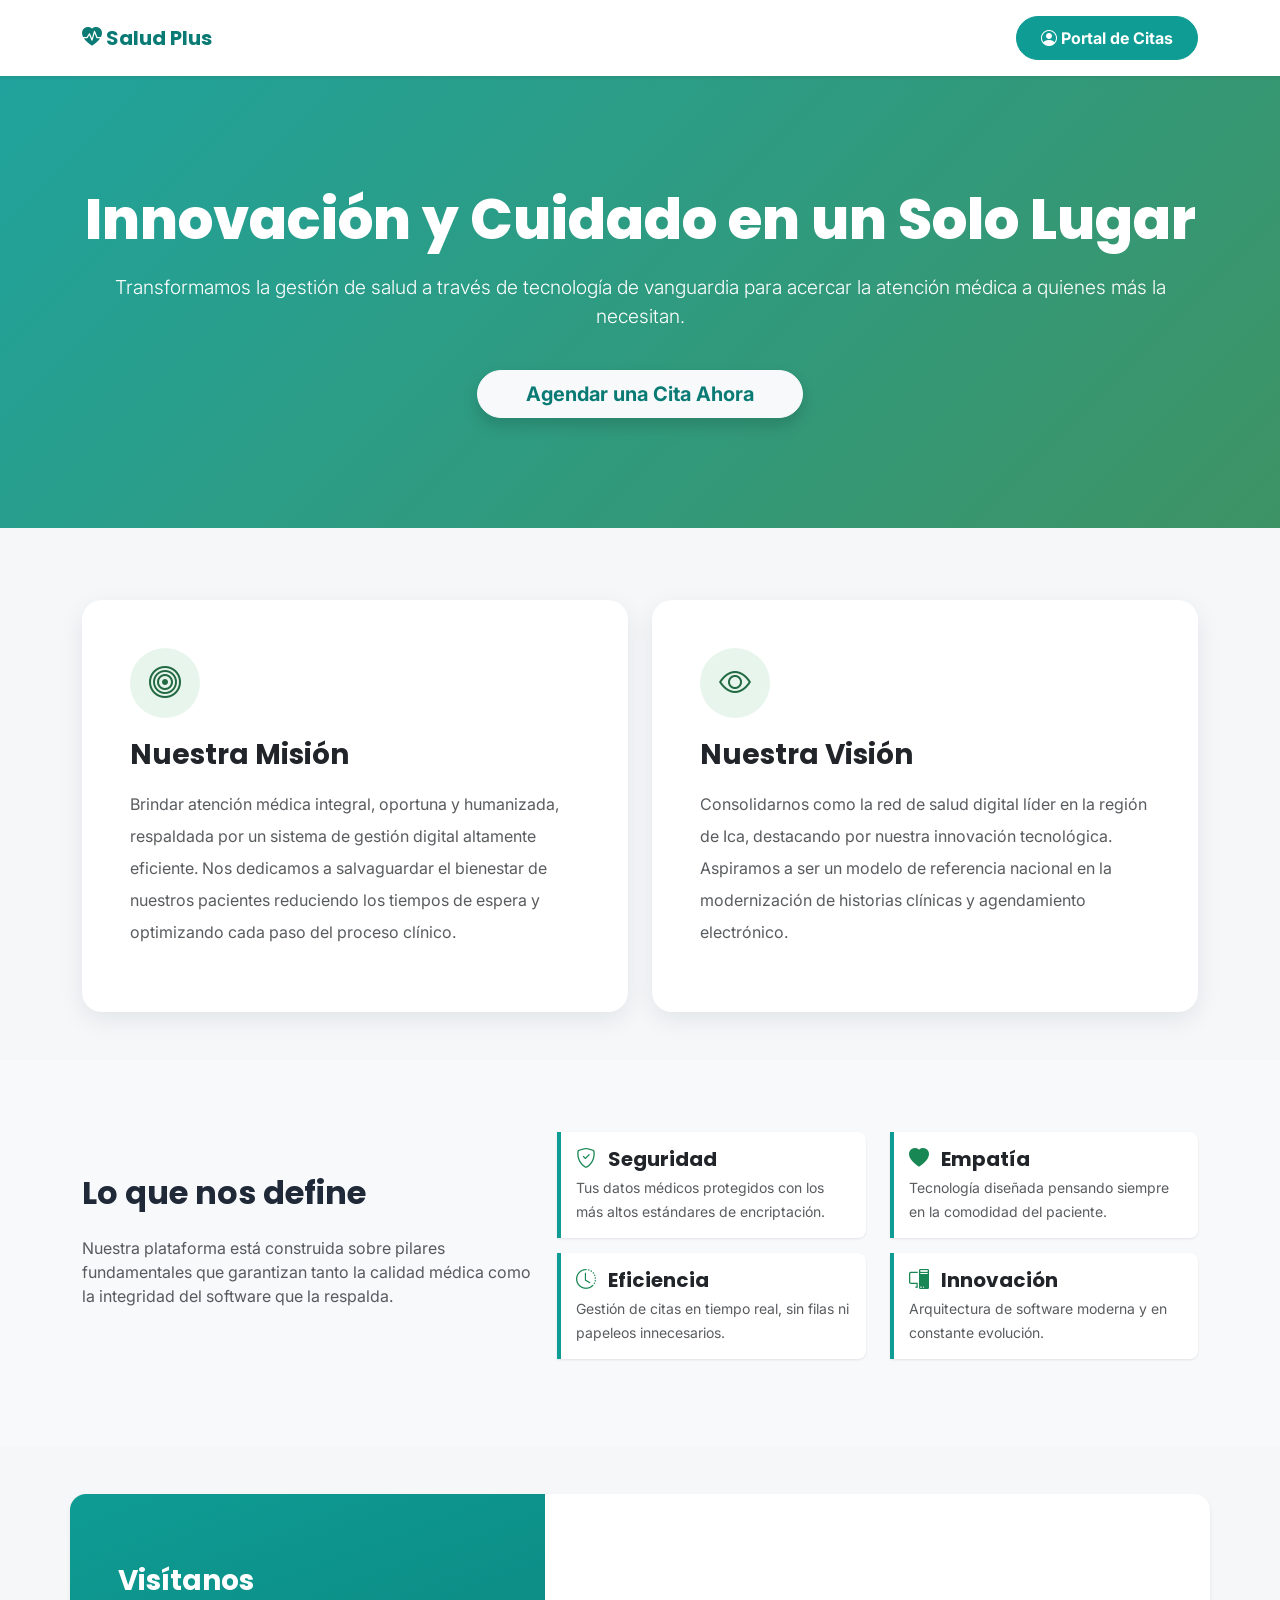
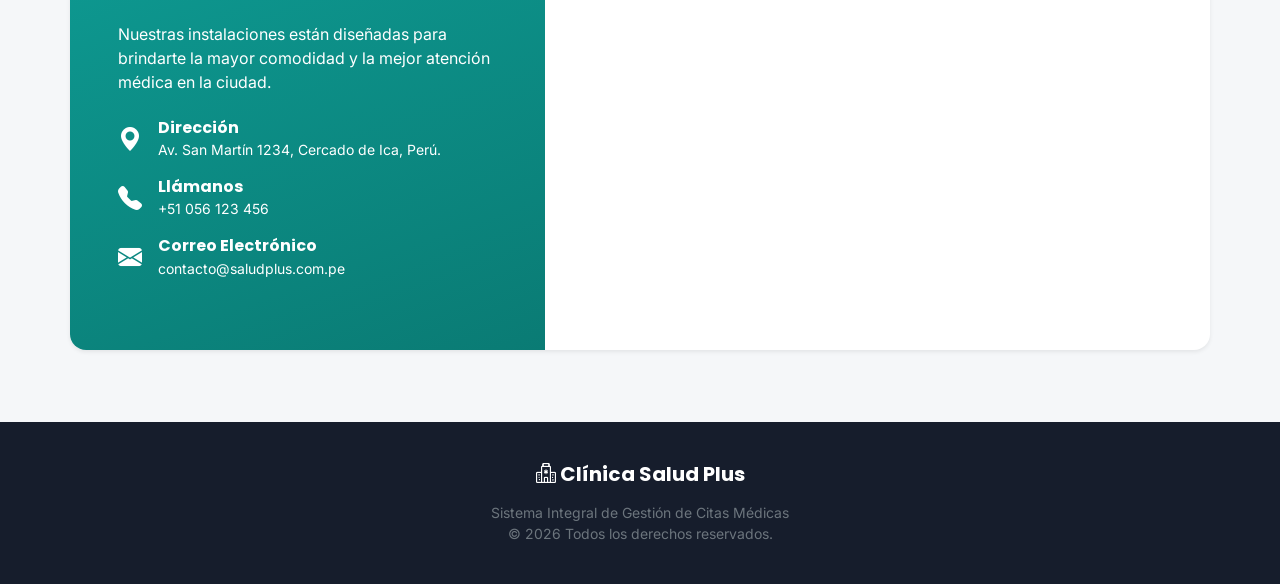
<file: presentacion.html>
<!DOCTYPE html>
<html lang="es">
<head>
    <meta charset="UTF-8">
    <meta name="viewport" content="width=device-width, initial-scale=1.0">
    <title>Salud Plus | Nuestra Clínica</title>
    <!-- Bootstrap 5 y Bootstrap Icons -->
    <link href="https://cdn.jsdelivr.net/npm/bootstrap@5.3.2/dist/css/bootstrap.min.css" rel="stylesheet">
    <link rel="stylesheet" href="https://cdn.jsdelivr.net/npm/bootstrap-icons@1.11.1/font/bootstrap-icons.css">
    <link rel="preconnect" href="https://fonts.googleapis.com">
    <link rel="preconnect" href="https://fonts.gstatic.com" crossorigin>
    <link href="https://fonts.googleapis.com/css2?family=Poppins:wght@500;600;700;800&family=Inter:wght@400;500;600&display=swap" rel="stylesheet">
    <link rel="stylesheet" href="css/theme.css">
    <style>
        /* Sección Principal (Hero) */
        .hero-section {
            background: linear-gradient(135deg, rgba(14, 156, 148, 0.92), rgba(46, 139, 87, 0.92)), url('https://images.unsplash.com/photo-1519494026892-80bbd2d6fd0d?q=80&w=2053&auto=format&fit=crop') center/cover;
            color: white;
            padding: 110px 0;
            text-align: center;
        }
        .hero-title {
            font-family: var(--font-heading);
            font-weight: 800;
            font-size: 3.5rem;
            margin-bottom: 20px;
        }
        .hero-subtitle {
            font-size: 1.2rem;
            margin-bottom: 40px;
            font-weight: 300;
        }
        /* Tarjetas de Misión y Visión */
        .info-card {
            border: none;
            border-radius: var(--radius-lg);
            box-shadow: var(--shadow-md);
            transition: transform var(--transition), box-shadow var(--transition);
            height: 100%;
        }
        .info-card:hover {
            transform: translateY(-8px);
            box-shadow: var(--shadow-lg);
        }
        .icon-box {
            width: 70px;
            height: 70px;
            background-color: var(--color-secondary-light);
            color: var(--color-secondary-dark);
            border-radius: 50%;
            display: flex;
            align-items: center;
            justify-content: center;
            font-size: 2rem;
            margin-bottom: 20px;
        }
        /* Valores */
        .valor-item {
            padding: 15px;
            border-left: 4px solid var(--color-primary);
            background-color: white;
            margin-bottom: 15px;
            border-radius: 0 var(--radius-sm) var(--radius-sm) 0;
            box-shadow: var(--shadow-sm);
        }
    </style>
</head>
<body>

    <!-- Navegación Pública -->
    <nav class="navbar navbar-expand-lg navbar-light bg-white py-3 shadow-sm">
        <div class="container">
            <a class="navbar-brand fw-bold" href="#" style="color: var(--color-primary-dark);">
                <i class="bi bi-heart-pulse-fill"></i> Salud Plus
            </a>
            <div class="ms-auto">
                <!-- Enlace a tu pantalla de Login -->
                <a href="index.html" class="btn btn-app-primary fw-bold px-4 rounded-pill">
                    <i class="bi bi-person-circle"></i> Portal de Citas
                </a>
            </div>
        </div>
    </nav>

    <!-- Sección Hero -->
    <section class="hero-section">
        <div class="container">
            <h1 class="hero-title">Innovación y Cuidado en un Solo Lugar</h1>
            <p class="hero-subtitle">Transformamos la gestión de salud a través de tecnología de vanguardia para acercar la atención médica a quienes más la necesitan.</p>
            <a href="index.html" class="btn btn-light btn-lg fw-bold px-5 rounded-pill shadow" style="color: var(--color-primary-dark);">
                Agendar una Cita Ahora
            </a>
        </div>
    </section>

    <!-- Sección Misión y Visión -->
    <section class="container py-5 mt-4">
        <div class="row g-4">
            <!-- Misión -->
            <div class="col-md-6">
                <div class="card info-card p-4 p-md-5">
                    <div class="icon-box">
                        <i class="bi bi-bullseye"></i>
                    </div>
                    <h3 class="fw-bold mb-3">Nuestra Misión</h3>
                    <p class="text-muted lh-lg">
                        Brindar atención médica integral, oportuna y humanizada, respaldada por un sistema de gestión digital altamente eficiente. Nos dedicamos a salvaguardar el bienestar de nuestros pacientes reduciendo los tiempos de espera y optimizando cada paso del proceso clínico.
                    </p>
                </div>
            </div>
            
            <!-- Visión -->
            <div class="col-md-6">
                <div class="card info-card p-4 p-md-5">
                    <div class="icon-box">
                        <i class="bi bi-eye"></i>
                    </div>
                    <h3 class="fw-bold mb-3">Nuestra Visión</h3>
                    <p class="text-muted lh-lg">
                        Consolidarnos como la red de salud digital líder en la región de Ica, destacando por nuestra innovación tecnológica. Aspiramos a ser un modelo de referencia nacional en la modernización de historias clínicas y agendamiento electrónico.
                    </p>
                </div>
            </div>
        </div>
    </section>

    <!-- Sección de Valores Core -->
    <section class="bg-light py-5">
        <div class="container py-4">
            <div class="row align-items-center">
                <div class="col-lg-5 mb-4 mb-lg-0">
                    <h2 class="fw-bold mb-4">Lo que nos define</h2>
                    <p class="text-muted mb-4">Nuestra plataforma está construida sobre pilares fundamentales que garantizan tanto la calidad médica como la integridad del software que la respalda.</p>
                </div>
                <div class="col-lg-7">
                    <div class="row">
                        <div class="col-md-6">
                            <div class="valor-item">
                                <h5 class="fw-bold text-dark mb-1"><i class="bi bi-shield-check text-success me-2"></i> Seguridad</h5>
                                <small class="text-muted">Tus datos médicos protegidos con los más altos estándares de encriptación.</small>
                            </div>
                            <div class="valor-item">
                                <h5 class="fw-bold text-dark mb-1"><i class="bi bi-clock-history text-success me-2"></i> Eficiencia</h5>
                                <small class="text-muted">Gestión de citas en tiempo real, sin filas ni papeleos innecesarios.</small>
                            </div>
                        </div>
                        <div class="col-md-6">
                            <div class="valor-item">
                                <h5 class="fw-bold text-dark mb-1"><i class="bi bi-heart-fill text-success me-2"></i> Empatía</h5>
                                <small class="text-muted">Tecnología diseñada pensando siempre en la comodidad del paciente.</small>
                            </div>
                            <div class="valor-item">
                                <h5 class="fw-bold text-dark mb-1"><i class="bi bi-pc-display text-success me-2"></i> Innovación</h5>
                                <small class="text-muted">Arquitectura de software moderna y en constante evolución.</small>
                            </div>
                        </div>
                    </div>
                </div>
            </div>
        </div>
    </section>
    <!-- Sección de Ubicación y Contacto -->
    <section class="container py-5 mb-4">
        <div class="row bg-white rounded-4 shadow-sm overflow-hidden">
            <!-- Información de Contacto -->
            <div class="col-lg-5 p-5 d-flex flex-column justify-content-center text-white" style="background: linear-gradient(160deg, var(--color-primary), var(--color-primary-dark));">
                <h3 class="fw-bold mb-4">Visítanos</h3>
                <p class="mb-4">Nuestras instalaciones están diseñadas para brindarte la mayor comodidad y la mejor atención médica en la ciudad.</p>
                
                <div class="d-flex align-items-center mb-3">
                    <i class="bi bi-geo-alt-fill fs-4 me-3"></i>
                    <div>
                        <h6 class="fw-bold mb-0">Dirección</h6>
                        <small>Av. San Martín 1234, Cercado de Ica, Perú.</small>
                    </div>
                </div>
                
                <div class="d-flex align-items-center mb-3">
                    <i class="bi bi-telephone-fill fs-4 me-3"></i>
                    <div>
                        <h6 class="fw-bold mb-0">Llámanos</h6>
                        <small>+51 056 123 456</small>
                    </div>
                </div>
                
                <div class="d-flex align-items-center">
                    <i class="bi bi-envelope-fill fs-4 me-3"></i>
                    <div>
                        <h6 class="fw-bold mb-0">Correo Electrónico</h6>
                        <small>contacto@saludplus.com.pe</small>
                    </div>
                </div>
            </div>
            
            <!-- Mapa de Google -->
            <div class="col-lg-7 p-0" style="min-height: 400px;">
                <!-- Iframe de Google Maps centrado en Ica -->
                <iframe src="https://www.google.com/maps/embed?pb=!1m14!1m12!1m3!1d483.78273080917586!2d-75.72932604759382!3d-14.06170913055867!2m3!1f0!2f0!3f0!3m2!1i1024!2i768!4f13.1!5e0!3m2!1ses-419!2spe!4v1781546139184!5m2!1ses-419!2spe" width="600" height="450" style="border:0;" allowfullscreen="" loading="lazy" referrerpolicy="no-referrer-when-downgrade"></iframe>
            </div>
        </div>
    </section>

    <!-- Footer -->
    <footer class="footer-app text-center">
        <div class="container">
            <h5 class="fw-bold mb-3"><i class="bi bi-hospital"></i> Clínica Salud Plus</h5>
            <p class="text-secondary small mb-0">Sistema Integral de Gestión de Citas Médicas</p>
            <p class="text-secondary small">© 2026 Todos los derechos reservados.</p>
        </div>
    </footer>

    <script src="https://cdn.jsdelivr.net/npm/bootstrap@5.3.2/dist/js/bootstrap.bundle.min.js"></script>
</body>
</html>
</file>
<file: css/theme.css>
/* =========================================================================
   SALUD PLUS - SISTEMA DE DISEÑO COMPARTIDO
   Tokens de color/tipografía/espaciado + componentes reutilizables.
   Se carga en todas las páginas ANTES del CSS específico de cada una.
   ========================================================================= */

:root {
  --font-heading: 'Poppins', 'Segoe UI', sans-serif;
  --font-body: 'Inter', 'Segoe UI', sans-serif;

  --color-primary: #0e9c94;
  --color-primary-dark: #0a7b74;
  --color-primary-light: #e3f6f4;

  --color-secondary: #2e8b57;
  --color-secondary-dark: #226a42;
  --color-secondary-light: #e7f5ec;

  --color-admin: #232f45;
  --color-admin-dark: #161d2c;
  --color-admin-light: #eaecf1;

  --color-warning-light: #fef3e2;
  --color-warning-dark: #b45309;

  --color-bg: #f5f7f9;
  --color-surface: #ffffff;
  --color-text: #1f2937;
  --color-text-muted: #6b7280;
  --color-border: #e7eaee;

  --radius-sm: 8px;
  --radius-md: 14px;
  --radius-lg: 20px;

  --shadow-sm: 0 1px 3px rgba(15, 23, 42, .06), 0 1px 2px rgba(15, 23, 42, .04);
  --shadow-md: 0 8px 24px rgba(15, 23, 42, .08);
  --shadow-lg: 0 20px 45px rgba(15, 23, 42, .12);

  --transition: .2s ease;
}

body {
  font-family: var(--font-body);
  background-color: var(--color-bg);
  color: var(--color-text);
}

h1, h2, h3, h4, h5, h6,
.navbar-brand,
.stat-value {
  font-family: var(--font-heading);
}

/* ---------- Navbars (una identidad, un acento distinto por portal) ---------- */
.navbar-app {
  padding: .9rem 0;
  box-shadow: var(--shadow-sm);
}
.navbar-app .navbar-brand {
  font-weight: 700;
  letter-spacing: .2px;
}
.navbar-app .navbar-brand i { margin-right: .4rem; }

.navbar-patient { background: linear-gradient(135deg, var(--color-primary), var(--color-primary-dark)); }
.navbar-doctor  { background: linear-gradient(135deg, var(--color-secondary), var(--color-secondary-dark)); }
.navbar-admin   { background: linear-gradient(135deg, var(--color-admin), var(--color-admin-dark)); }

/* ---------- Tarjetas ---------- */
.card-app {
  border: none;
  border-radius: var(--radius-lg);
  box-shadow: var(--shadow-md);
  transition: box-shadow var(--transition), transform var(--transition);
}

/* ---------- Botones ---------- */
.btn-app-primary {
  background-color: var(--color-primary);
  border-color: var(--color-primary);
  color: #fff;
  font-weight: 600;
  border-radius: var(--radius-sm);
  padding: .55rem 1.1rem;
  transition: background-color var(--transition), border-color var(--transition), transform var(--transition), box-shadow var(--transition);
}
.btn-app-primary:hover,
.btn-app-primary:focus {
  background-color: var(--color-primary-dark);
  border-color: var(--color-primary-dark);
  color: #fff;
  transform: translateY(-1px);
  box-shadow: var(--shadow-sm);
}

.btn-app-secondary {
  background-color: var(--color-secondary);
  border-color: var(--color-secondary);
  color: #fff;
  font-weight: 600;
  border-radius: var(--radius-sm);
  transition: background-color var(--transition), transform var(--transition);
}
.btn-app-secondary:hover {
  background-color: var(--color-secondary-dark);
  border-color: var(--color-secondary-dark);
  color: #fff;
  transform: translateY(-1px);
}

.btn-app-admin {
  background-color: var(--color-admin);
  border-color: var(--color-admin);
  color: #fff;
  font-weight: 600;
  border-radius: var(--radius-sm);
  transition: background-color var(--transition), transform var(--transition);
}
.btn-app-admin:hover {
  background-color: var(--color-admin-dark);
  border-color: var(--color-admin-dark);
  color: #fff;
  transform: translateY(-1px);
}

.btn, .form-control, .form-select {
  border-radius: var(--radius-sm);
}

.form-control:focus, .form-select:focus {
  border-color: var(--color-primary);
  box-shadow: 0 0 0 .2rem rgba(14, 156, 148, .18);
}

/* ---------- Insignia con ícono circular (usada en stats y secciones informativas) ---------- */
.icon-badge {
  width: 56px;
  height: 56px;
  border-radius: 50%;
  display: flex;
  align-items: center;
  justify-content: center;
  font-size: 1.5rem;
  flex-shrink: 0;
}
.icon-badge.badge-primary   { background: var(--color-primary-light);   color: var(--color-primary-dark); }
.icon-badge.badge-secondary { background: var(--color-secondary-light); color: var(--color-secondary-dark); }
.icon-badge.badge-warning   { background: var(--color-warning-light);   color: var(--color-warning-dark); }
.icon-badge.badge-admin     { background: var(--color-admin-light);     color: var(--color-admin); }

/* ---------- Tarjetas de estadística (panel admin) ---------- */
.stat-card {
  background: var(--color-surface);
  border: none;
  border-radius: var(--radius-lg);
  box-shadow: var(--shadow-md);
  padding: 1.6rem;
  height: 100%;
  display: flex;
  flex-direction: column;
  gap: .9rem;
  transition: transform var(--transition), box-shadow var(--transition);
}
.stat-card:hover {
  transform: translateY(-4px);
  box-shadow: var(--shadow-lg);
}
.stat-card .stat-value {
  font-size: 2.1rem;
  font-weight: 700;
  line-height: 1.1;
  color: var(--color-text);
}
.stat-card .stat-label {
  color: var(--color-text-muted);
  font-weight: 500;
  font-size: .9rem;
  margin: 0;
}

/* ---------- Tablas ---------- */
.table-app thead th {
  font-family: var(--font-heading);
  font-size: .78rem;
  text-transform: uppercase;
  letter-spacing: .04em;
  color: var(--color-text-muted);
  background-color: var(--color-bg);
  border-bottom: 2px solid var(--color-border);
}
.table-app td {
  vertical-align: middle;
}

/* ---------- Modales (bordes redondeados consistentes en todo el sitio) ---------- */
.modal-content {
  border: none;
  border-radius: var(--radius-lg);
  overflow: hidden;
}

/* ---------- Footer ---------- */
.footer-app {
  background-color: var(--color-admin-dark);
  color: #fff;
  padding: 2.5rem 0 1.5rem;
}
</file>
